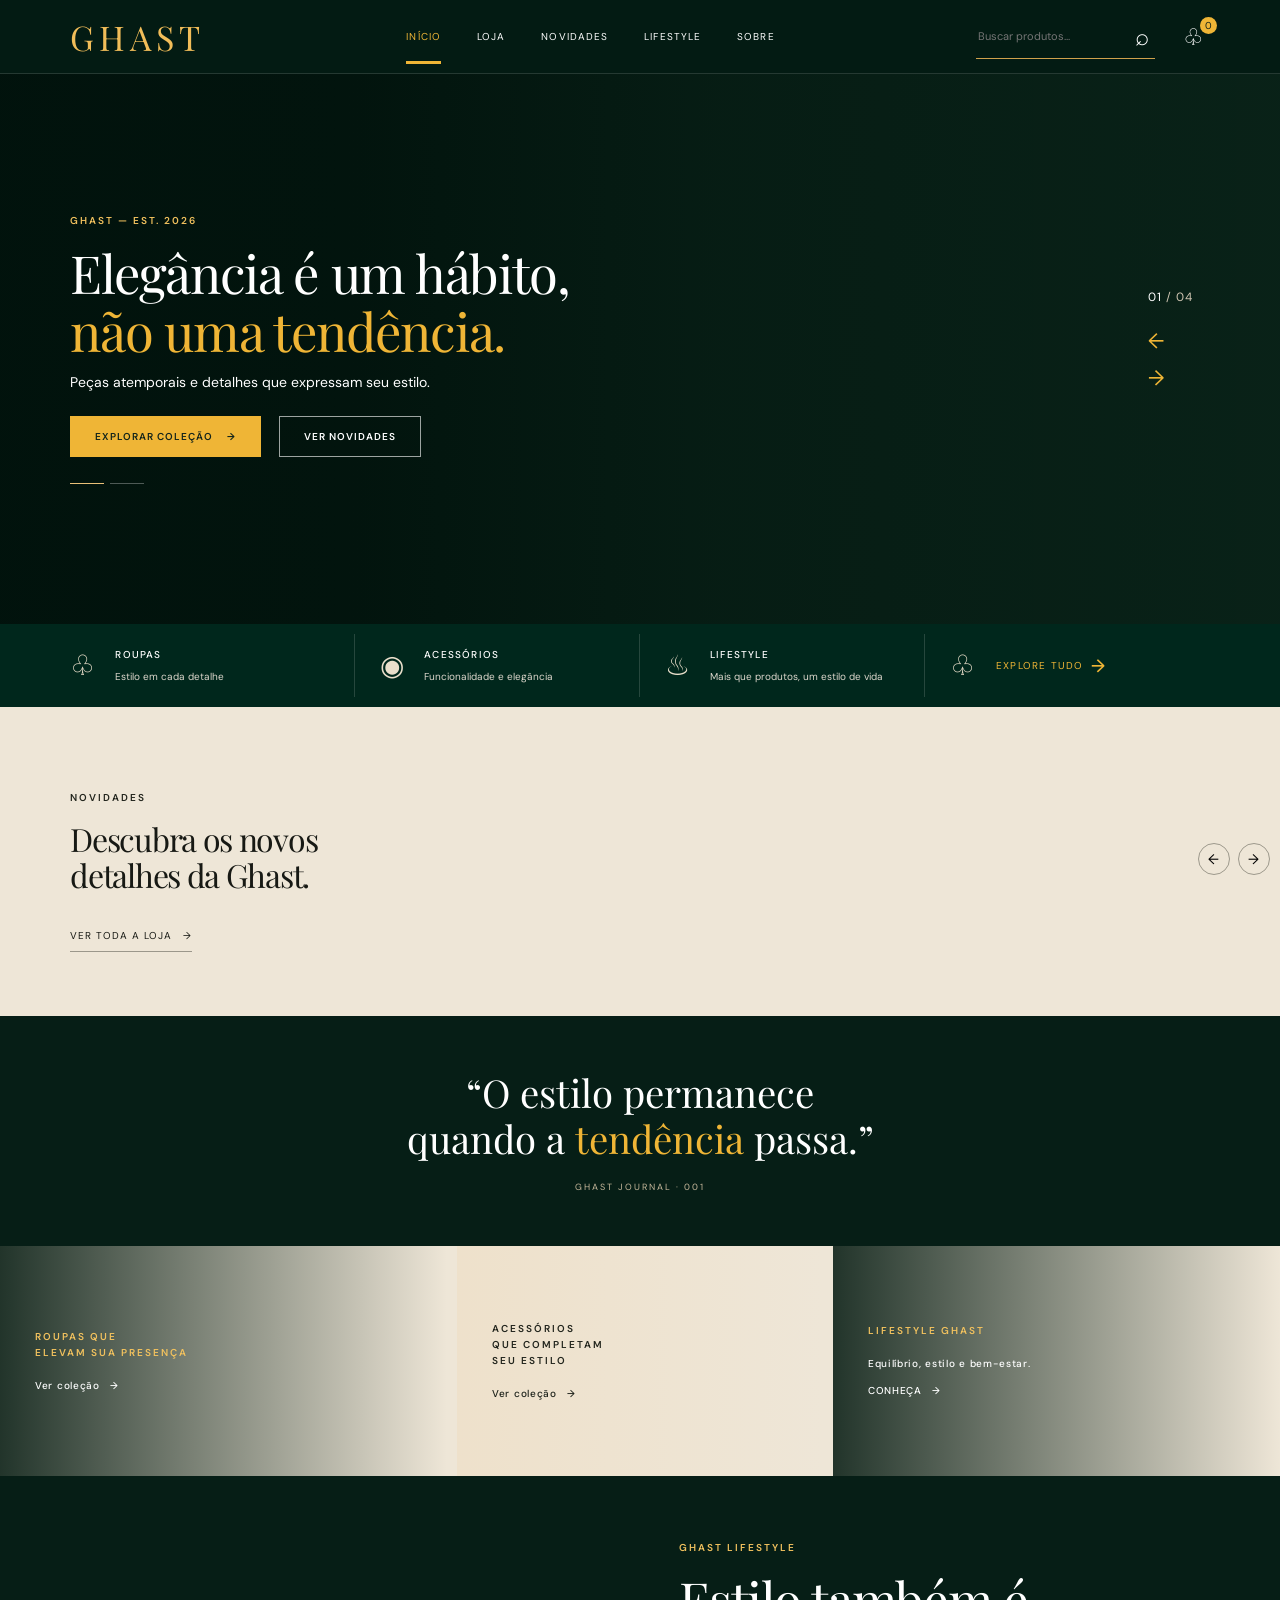
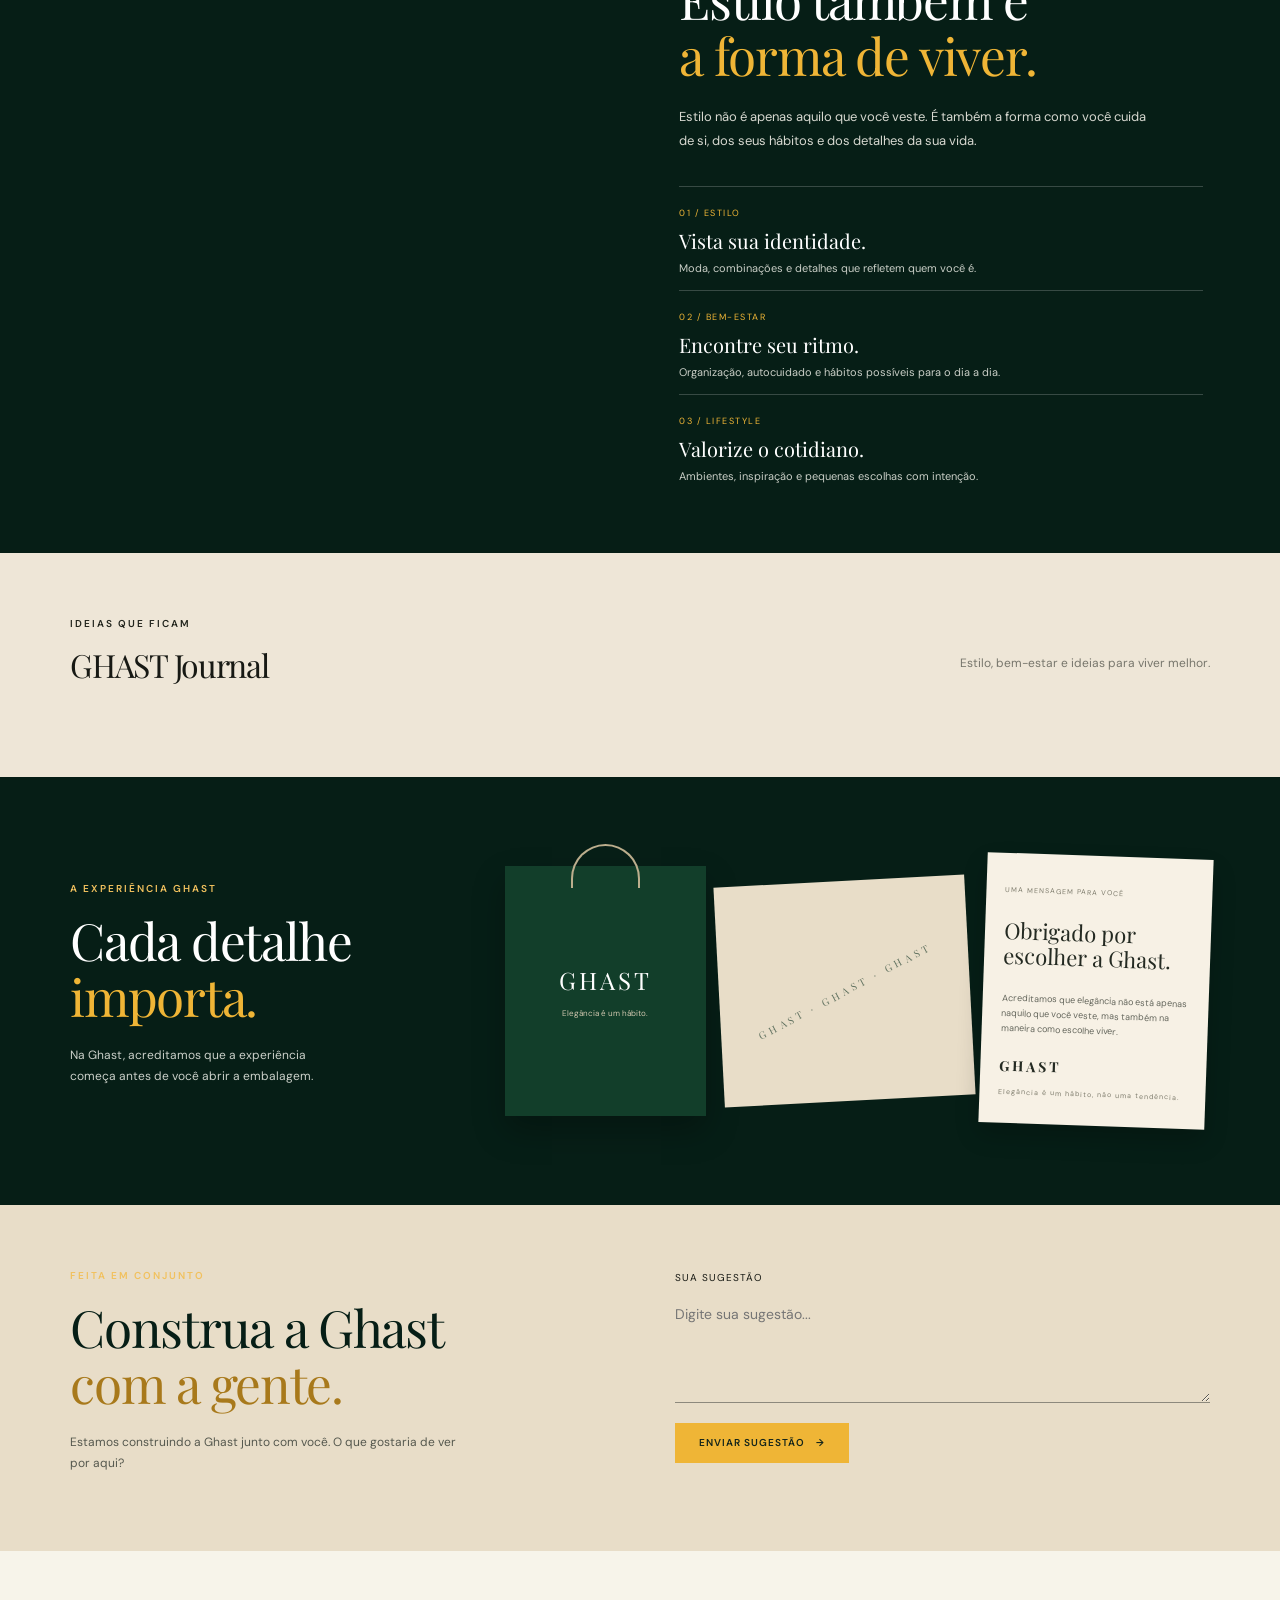
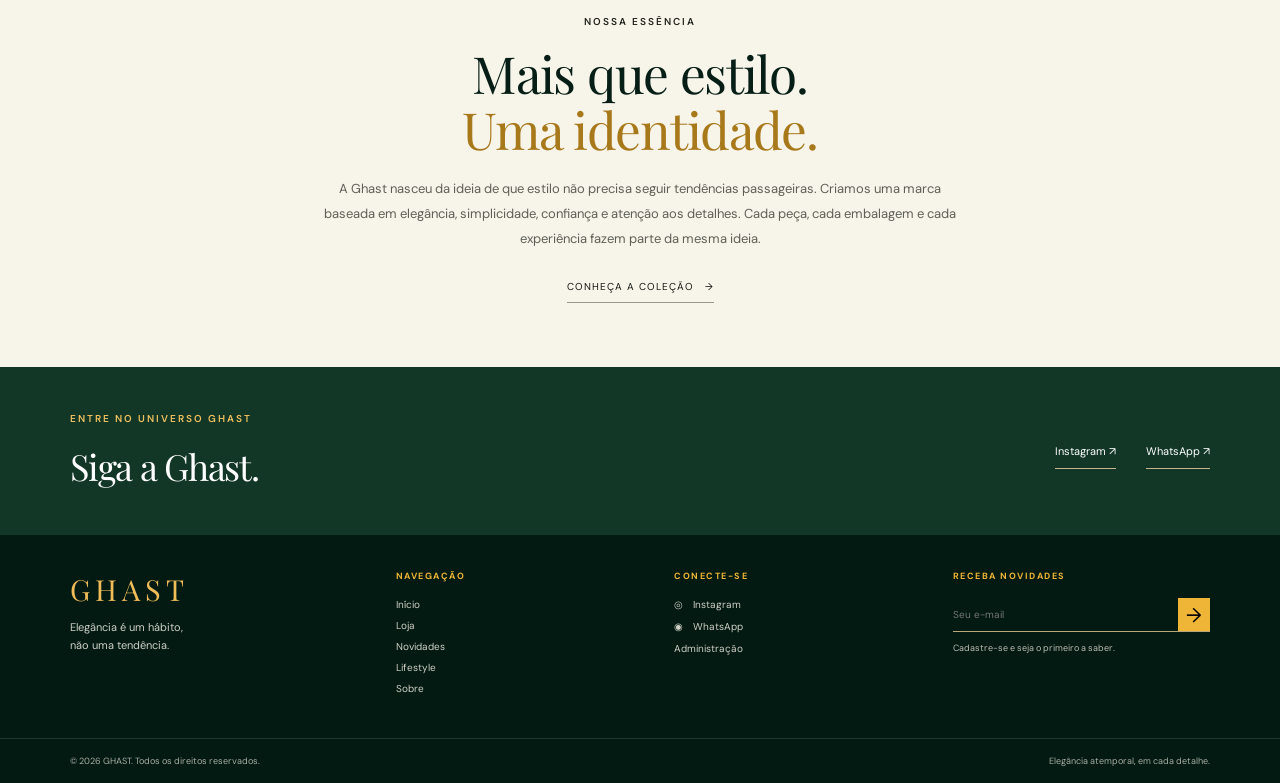
<file: index.html>
<!doctype html>
<html lang="pt-BR">
<head>
<meta charset="utf-8"><meta name="viewport" content="width=device-width,initial-scale=1">
<title>GHAST — Elegância é um hábito, não uma tendência.</title>
<meta name="description" content="GHAST — roupas, acessórios e lifestyle para quem acredita em estilo atemporal, elegância e personalidade.">
<meta property="og:title" content="GHAST — Elegância atemporal"><meta property="og:description" content="Peças atemporais e detalhes que expressam seu estilo."><meta property="og:type" content="website"><meta name="theme-color" content="#062319">
<link rel="icon" href="data:image/svg+xml,%3Csvg xmlns='http://www.w3.org/2000/svg' viewBox='0 0 100 100'%3E%3Crect width='100' height='100' fill='%23062319'/%3E%3Ctext x='50' y='68' font-size='58' text-anchor='middle' fill='%23efb536' font-family='Georgia'%3EG%3C/text%3E%3C/svg%3E">
<link rel="preconnect" href="https://fonts.googleapis.com"><link rel="preconnect" href="https://fonts.gstatic.com" crossorigin><link href="https://fonts.googleapis.com/css2?family=DM+Sans:wght@400;500;600;700&family=Playfair+Display:wght@400;500;600&display=swap" rel="stylesheet">
<link rel="stylesheet" href="css/style.css"><script defer src="js/products.js"></script><script defer src="js/app.js"></script><script defer src="js/whatsapp.js"></script>
</head><body>
<header class="site-header"><a class="logo" href="#inicio" aria-label="GHAST início">GHAST</a><button class="icon-btn menu-toggle" aria-label="Abrir menu" aria-expanded="false">☰</button><nav class="main-nav" id="mainNav"><a class="active" href="#inicio">Início</a><a href="loja.html">Loja</a><a href="#novidades">Novidades</a><a href="#lifestyle">Lifestyle</a><a href="#sobre">Sobre</a></nav><div class="header-actions"><form class="search-form" id="headerSearch"><label class="sr-only" for="searchInput">Buscar produtos</label><input id="searchInput" placeholder="Buscar produtos..." type="search"><button aria-label="Pesquisar">⌕</button></form><button class="icon-btn cart-open" aria-label="Abrir carrinho">♧ <span class="cart-count">0</span></button></div></header>
<main>
<section class="hero" id="inicio"><div class="hero-shade"></div><div class="hero-content"><p class="eyebrow">GHAST — EST. 2026</p><h1>Elegância é um hábito,<br><em>não uma tendência.</em></h1><p class="hero-copy">Peças atemporais e detalhes que expressam seu estilo.</p><div class="button-row"><a class="btn btn-gold" href="loja.html">Explorar coleção <span>→</span></a><a class="btn btn-outline" href="#novidades">Ver novidades</a></div><div class="hero-progress"><i></i><i></i></div></div><div class="hero-index">01 <span>/ 04</span><div>←<br>→</div></div></section>
<section class="category-strip"><a href="loja.html?categoria=Roupas" data-jump-category="Roupas"><span class="line-icon">♧</span><span><b>Roupas</b><small>Estilo em cada detalhe</small></span></a><a href="loja.html?categoria=Acessórios" data-jump-category="Acessórios"><span class="line-icon">◉</span><span><b>Acessórios</b><small>Funcionalidade e elegância</small></span></a><a href="#lifestyle"><span class="line-icon">♨</span><span><b>Lifestyle</b><small>Mais que produtos, um estilo de vida</small></span></a><a class="explore-all" href="loja.html"><span>♧</span> Explore tudo <b>→</b></a></section>
<section class="new-arrivals section-pad" id="novidades"><div class="section-intro"><p class="eyebrow dark">Novidades</p><h2>Descubra os novos<br>detalhes da Ghast.</h2><a class="text-link" href="loja.html">Ver toda a loja　→</a></div><div class="product-grid compact" id="newProducts"></div><div class="carousel-controls"><button aria-label="Produtos anteriores" id="prevProducts">←</button><button aria-label="Próximos produtos" id="nextProducts">→</button></div></section>
<section class="quote-band"><p>“O estilo permanece<br>quando a <em>tendência</em> passa.”</p><span>GHAST JOURNAL · 001</span></section>
<section class="feature-panels"><a class="feature feature-clothes" href="loja.html?categoria=Roupas" data-jump-category="Roupas"><div><p class="eyebrow">Roupas que<br>elevam sua presença</p><span>Ver coleção　→</span></div></a><a class="feature feature-accessories" href="loja.html?categoria=Acessórios" data-jump-category="Acessórios"><div><p class="eyebrow dark">Acessórios<br>que completam<br>seu estilo</p><span>Ver coleção　→</span></div></a><a class="feature feature-life" href="#lifestyle"><div><p class="eyebrow">Lifestyle Ghast</p><span>Equilíbrio, estilo e bem-estar.</span><b>Conheça　→</b></div></a></section>
<section class="lifestyle-section" id="lifestyle"><div class="lifestyle-image"></div><div class="lifestyle-copy"><p class="eyebrow">GHAST Lifestyle</p><h2>Estilo também é<br><em>a forma de viver.</em></h2><p>Estilo não é apenas aquilo que você veste. É também a forma como você cuida de si, dos seus hábitos e dos detalhes da sua vida.</p><div class="lifestyle-cards"><article><span>01 / Estilo</span><h3>Vista sua identidade.</h3><p>Moda, combinações e detalhes que refletem quem você é.</p></article><article><span>02 / Bem-estar</span><h3>Encontre seu ritmo.</h3><p>Organização, autocuidado e hábitos possíveis para o dia a dia.</p></article><article><span>03 / Lifestyle</span><h3>Valorize o cotidiano.</h3><p>Ambientes, inspiração e pequenas escolhas com intenção.</p></article></div></div></section>
<section class="journal section-pad"><div class="journal-title"><div><p class="eyebrow dark">Ideias que ficam</p><h2>GHAST Journal</h2></div><p>Estilo, bem-estar e ideias para viver melhor.</p></div><div class="journal-grid" id="journalGrid"></div></section>
<section class="experience section-pad"><div class="experience-heading"><p class="eyebrow">A experiência Ghast</p><h2>Cada detalhe<br><em>importa.</em></h2><p>Na Ghast, acreditamos que a experiência começa antes de você abrir a embalagem.</p></div><div class="unboxing"><div class="bag"><span>GHAST</span><small>Elegância é um hábito.</small></div><div class="tissue"><span>GHAST · GHAST · GHAST</span></div><div class="thank-card"><small>UMA MENSAGEM PARA VOCÊ</small><h3>Obrigado por<br>escolher a Ghast.</h3><p>Acreditamos que elegância não está apenas naquilo que você veste, mas também na maneira como escolhe viver.</p><strong>GHAST</strong><small>Elegância é um hábito, não uma tendência.</small></div></div></section>
<section class="suggestions section-pad"><div><p class="eyebrow">Feita em conjunto</p><h2>Construa a Ghast<br><em>com a gente.</em></h2><p>Estamos construindo a Ghast junto com você. O que gostaria de ver por aqui?</p></div><form id="suggestionForm"><label for="suggestionText">Sua sugestão</label><textarea id="suggestionText" required maxlength="500" placeholder="Digite sua sugestão..."></textarea><button class="btn btn-gold" type="submit">Enviar sugestão　→</button><p id="suggestionStatus" aria-live="polite"></p></form></section>
<section class="about-section section-pad" id="sobre"><p class="eyebrow dark">Nossa essência</p><h2>Mais que estilo.<br><em>Uma identidade.</em></h2><p class="about-text">A Ghast nasceu da ideia de que estilo não precisa seguir tendências passageiras. Criamos uma marca baseada em elegância, simplicidade, confiança e atenção aos detalhes. Cada peça, cada embalagem e cada experiência fazem parte da mesma ideia.</p><a href="loja.html" class="text-link">Conheça a coleção　→</a></section>
<section class="social-section"><div><p class="eyebrow">Entre no universo Ghast</p><h2>Siga a Ghast.</h2></div><div class="social-links"><a id="instagramLink" href="#" target="_blank" rel="noopener">Instagram ↗</a><a id="whatsappLink" href="#" target="_blank" rel="noopener">WhatsApp ↗</a></div></section>
</main>
<footer class="footer"><div class="footer-main"><div class="footer-brand"><a class="logo" href="#inicio">GHAST</a><p>Elegância é um hábito,<br>não uma tendência.</p></div><div><h3>Navegação</h3><a href="#inicio">Início</a><a href="loja.html">Loja</a><a href="#novidades">Novidades</a><a href="#lifestyle">Lifestyle</a><a href="#sobre">Sobre</a></div><div><h3>Conecte-se</h3><a id="footerInstagram" href="#" target="_blank" rel="noopener">◎　Instagram</a><a id="footerWhatsApp" href="#" target="_blank" rel="noopener">◉　WhatsApp</a><a href="admin/admin.html">Administração</a></div><div class="newsletter"><h3>Receba novidades</h3><form id="newsletterForm"><label class="sr-only" for="newsletterEmail">Seu e-mail</label><input id="newsletterEmail" type="email" placeholder="Seu e-mail" required><button aria-label="Cadastrar e-mail">→</button></form><small id="newsletterStatus">Cadastre-se e seja o primeiro a saber.</small></div></div><div class="footer-bottom"><span>© 2026 GHAST. Todos os direitos reservados.</span><span>Elegância atemporal, em cada detalhe.</span></div></footer>
<div class="overlay" id="overlay"></div><aside class="cart-drawer" id="cartDrawer" aria-label="Seu carrinho" aria-hidden="true"><div class="drawer-head"><div><p class="eyebrow dark">Sua seleção</p><h2>Seu carrinho <span id="drawerCount">(0)</span></h2></div><button class="icon-btn cart-close" aria-label="Fechar carrinho">×</button></div><div id="cartItems" class="cart-items"></div><div class="cart-footer"><div class="subtotal"><span>Total</span><strong id="cartTotal">R$ 0,00</strong></div><p>Frete e detalhes combinados pelo WhatsApp.</p><button class="btn btn-gold" id="checkoutButton">Finalizar pelo WhatsApp　→</button><button class="continue-shopping cart-close">Continuar comprando</button></div></aside>
<div class="modal" id="productModal" role="dialog" aria-modal="true" aria-labelledby="modalTitle" aria-hidden="true"><button class="modal-close icon-btn" aria-label="Fechar detalhes">×</button><div id="modalContent"></div></div><div class="toast" id="toast" role="status" aria-live="polite"></div>
</body></html>
</file>
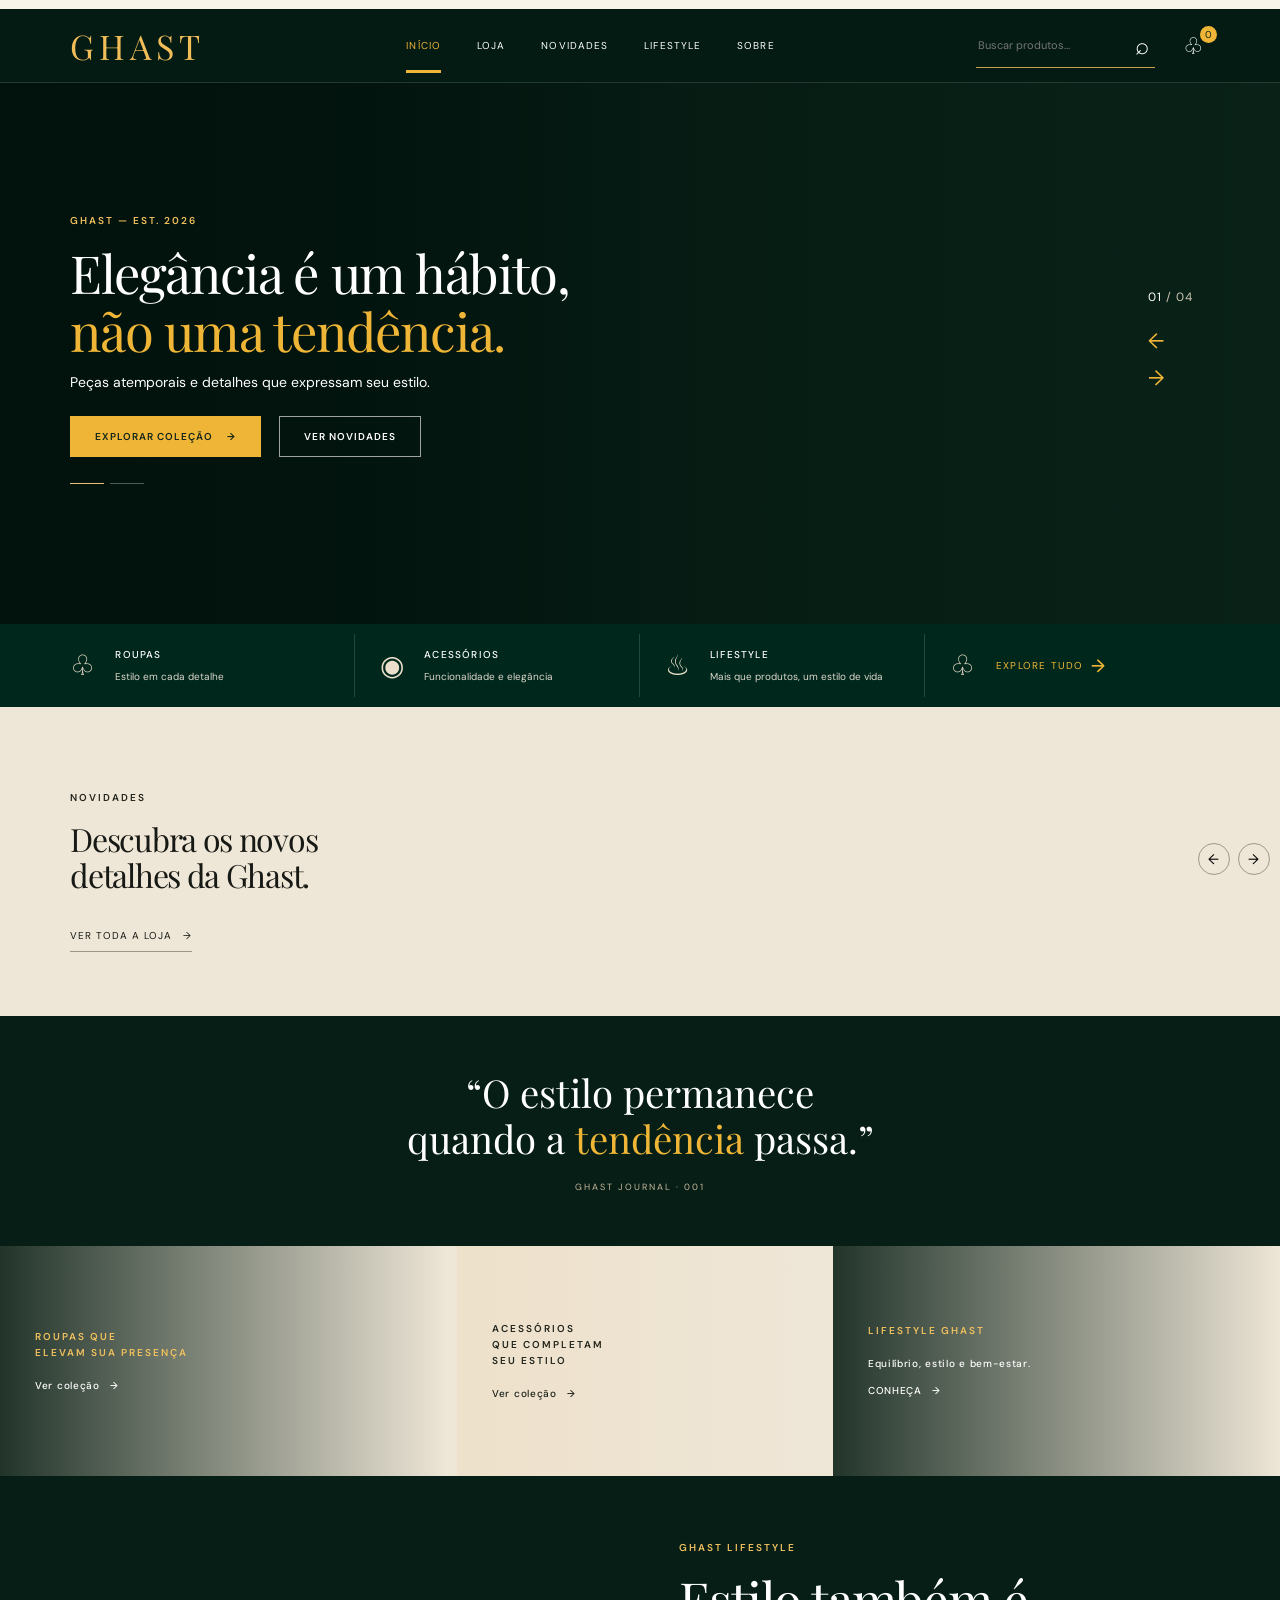
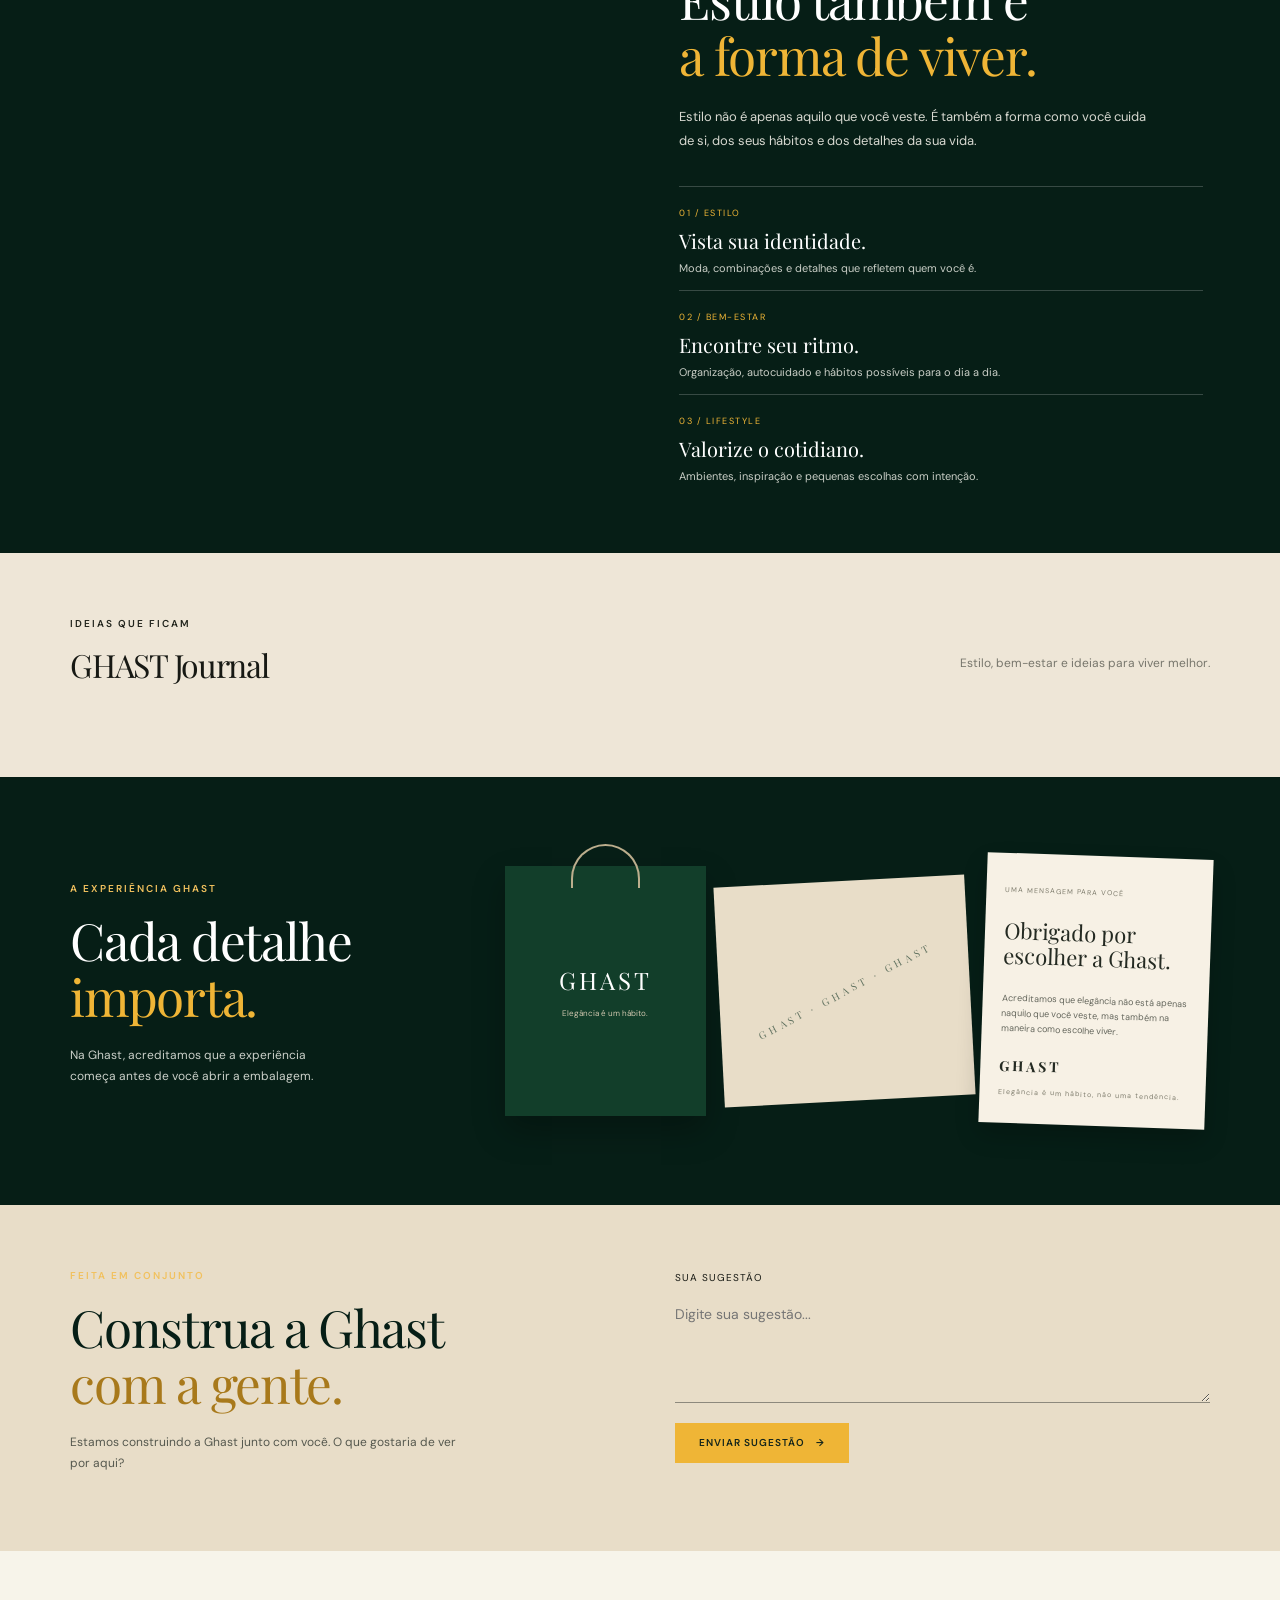
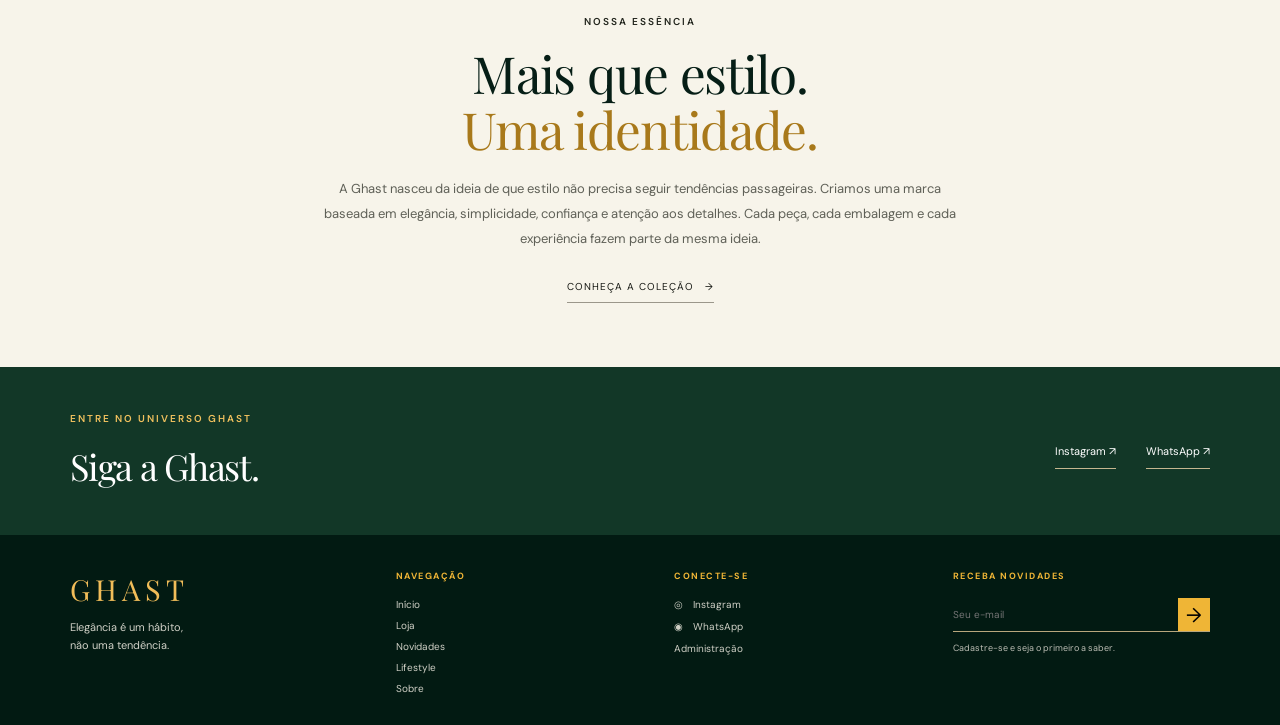
<file: lifestyle.html>
<!doctype html><html lang="pt-BR"><head><meta charset="utf-8"><meta name="viewport" content="width=device-width,initial-scale=1"><meta http-equiv="refresh" content="0;url=index.html#lifestyle"><title>GHAST Lifestyle</title></head><body><p>Abrindo o universo GHAST Lifestyle… <a href="index.html#lifestyle">Clique aqui.</a></p></body></html>
</file>
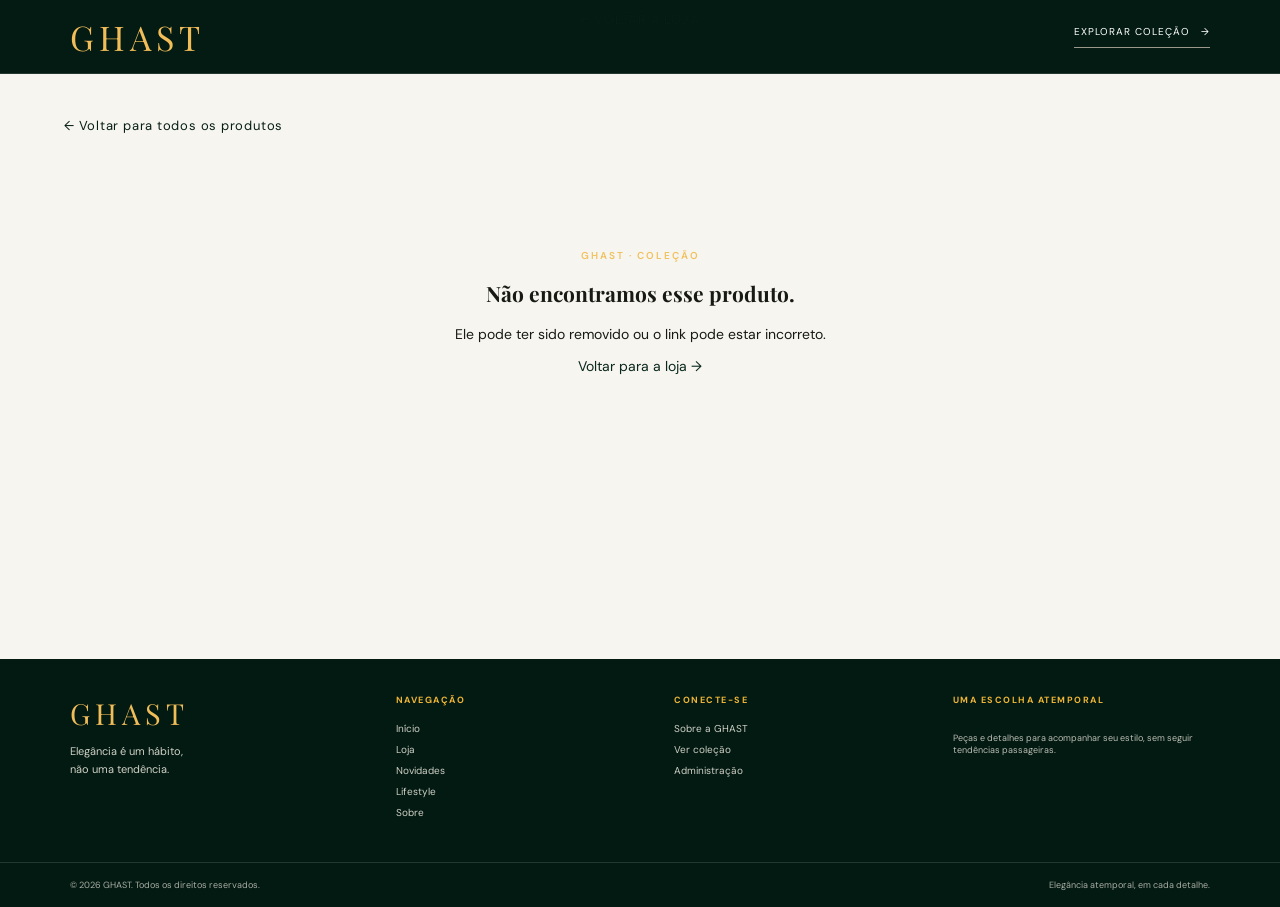
<file: produto.html>
<!doctype html>
<html lang="pt-BR">
<head>
<meta charset="utf-8"><meta name="viewport" content="width=device-width,initial-scale=1">
<title>Produto | GHAST</title><meta name="description" content="Conheça os detalhes das peças GHAST.">
<link rel="preconnect" href="https://fonts.googleapis.com"><link rel="preconnect" href="https://fonts.gstatic.com" crossorigin><link href="https://fonts.googleapis.com/css2?family=DM+Sans:wght@400;500;600;700&family=Playfair+Display:wght@400;500;600&display=swap" rel="stylesheet">
<link rel="stylesheet" href="css/style.css"><script defer src="js/products.js"></script><script defer src="js/whatsapp.js"></script><script defer src="js/product-page.js"></script>
<style>
.product-page-main{background:#f7f5ef;min-height:65vh;padding:42px max(5vw,20px) 80px}.product-back{display:inline-flex;align-items:center;gap:12px;color:var(--deep,#062319);text-decoration:none;font-size:13px;letter-spacing:.06em;margin:0 0 35px}.product-back:hover{color:#a77a20}.product-detail{max-width:1180px;margin:auto;display:grid;grid-template-columns:minmax(0,1.05fr) minmax(300px,.85fr);gap:clamp(30px,6vw,90px);align-items:start}.product-detail-image{background:#eeece5;min-height:500px;display:flex;align-items:center;justify-content:center;overflow:hidden}.product-detail-image img{width:100%;height:100%;max-height:700px;object-fit:cover;display:block}.product-detail-info{padding:28px 0}.product-detail-info .eyebrow{font-size:11px;letter-spacing:.18em;text-transform:uppercase;color:#8b6b2b}.product-detail-info h1{font:clamp(34px,4vw,54px)/1.15 'Playfair Display',Georgia,serif;color:#09271e;margin:14px 0}.product-detail-price{font-size:23px;color:#09271e;margin:20px 0}.product-detail-description{line-height:1.9;color:#62645e;margin:25px 0}.product-detail-stock{font-size:12px;color:#52705e;margin:18px 0}.product-detail-info label{display:block;font-size:12px;margin:18px 0 8px;color:#24382f}.product-detail-info select,.product-detail-info input{padding:13px;border:1px solid #d5d1c6;background:transparent;min-width:100px;font:inherit}.product-detail-actions{display:flex;flex-wrap:wrap;gap:12px;margin-top:26px}.product-detail-actions .btn{cursor:pointer}.product-detail-note{font-size:12px;color:#7b7b72;line-height:1.7;margin-top:25px;border-top:1px solid #dedbd2;padding-top:18px}.product-not-found{max-width:800px;margin:80px auto;text-align:center}.product-not-found h1{font-family:'Playfair Display',Georgia,serif}.product-not-found a{color:#09271e}@media(max-width:760px){.product-page-main{padding-top:25px}.product-detail{grid-template-columns:1fr;gap:15px}.product-detail-image{min-height:300px;max-height:520px}.product-detail-info{padding-top:10px}.product-detail-info h1{font-size:38px}}
</style>
</head>
<body>
<header class="site-header"><a class="logo" href="index.html" aria-label="GHAST voltar ao início">GHAST</a><a class="product-back" href="loja.html">← VOLTAR À LOJA</a><div class="header-actions"><a class="text-link" href="loja.html">Explorar coleção　→</a></div></header>
<main class="product-page-main"><a class="product-back" href="loja.html">← Voltar para todos os produtos</a><div id="productDetail"><p>Carregando produto...</p></div></main>
<footer class="footer"><div class="footer-main"><div class="footer-brand"><a class="logo" href="index.html">GHAST</a><p>Elegância é um hábito,<br>não uma tendência.</p></div><div><h3>Navegação</h3><a href="index.html#inicio">Início</a><a href="loja.html">Loja</a><a href="index.html#novidades">Novidades</a><a href="index.html#lifestyle">Lifestyle</a><a href="index.html#sobre">Sobre</a></div><div><h3>Conecte-se</h3><a href="index.html#sobre">Sobre a GHAST</a><a href="loja.html">Ver coleção</a><a href="admin/admin.html">Administração</a></div><div class="newsletter"><h3>Uma escolha atemporal</h3><small>Peças e detalhes para acompanhar seu estilo, sem seguir tendências passageiras.</small></div></div><div class="footer-bottom"><span>© 2026 GHAST. Todos os direitos reservados.</span><span>Elegância atemporal, em cada detalhe.</span></div></footer>
</body></html>
</file>
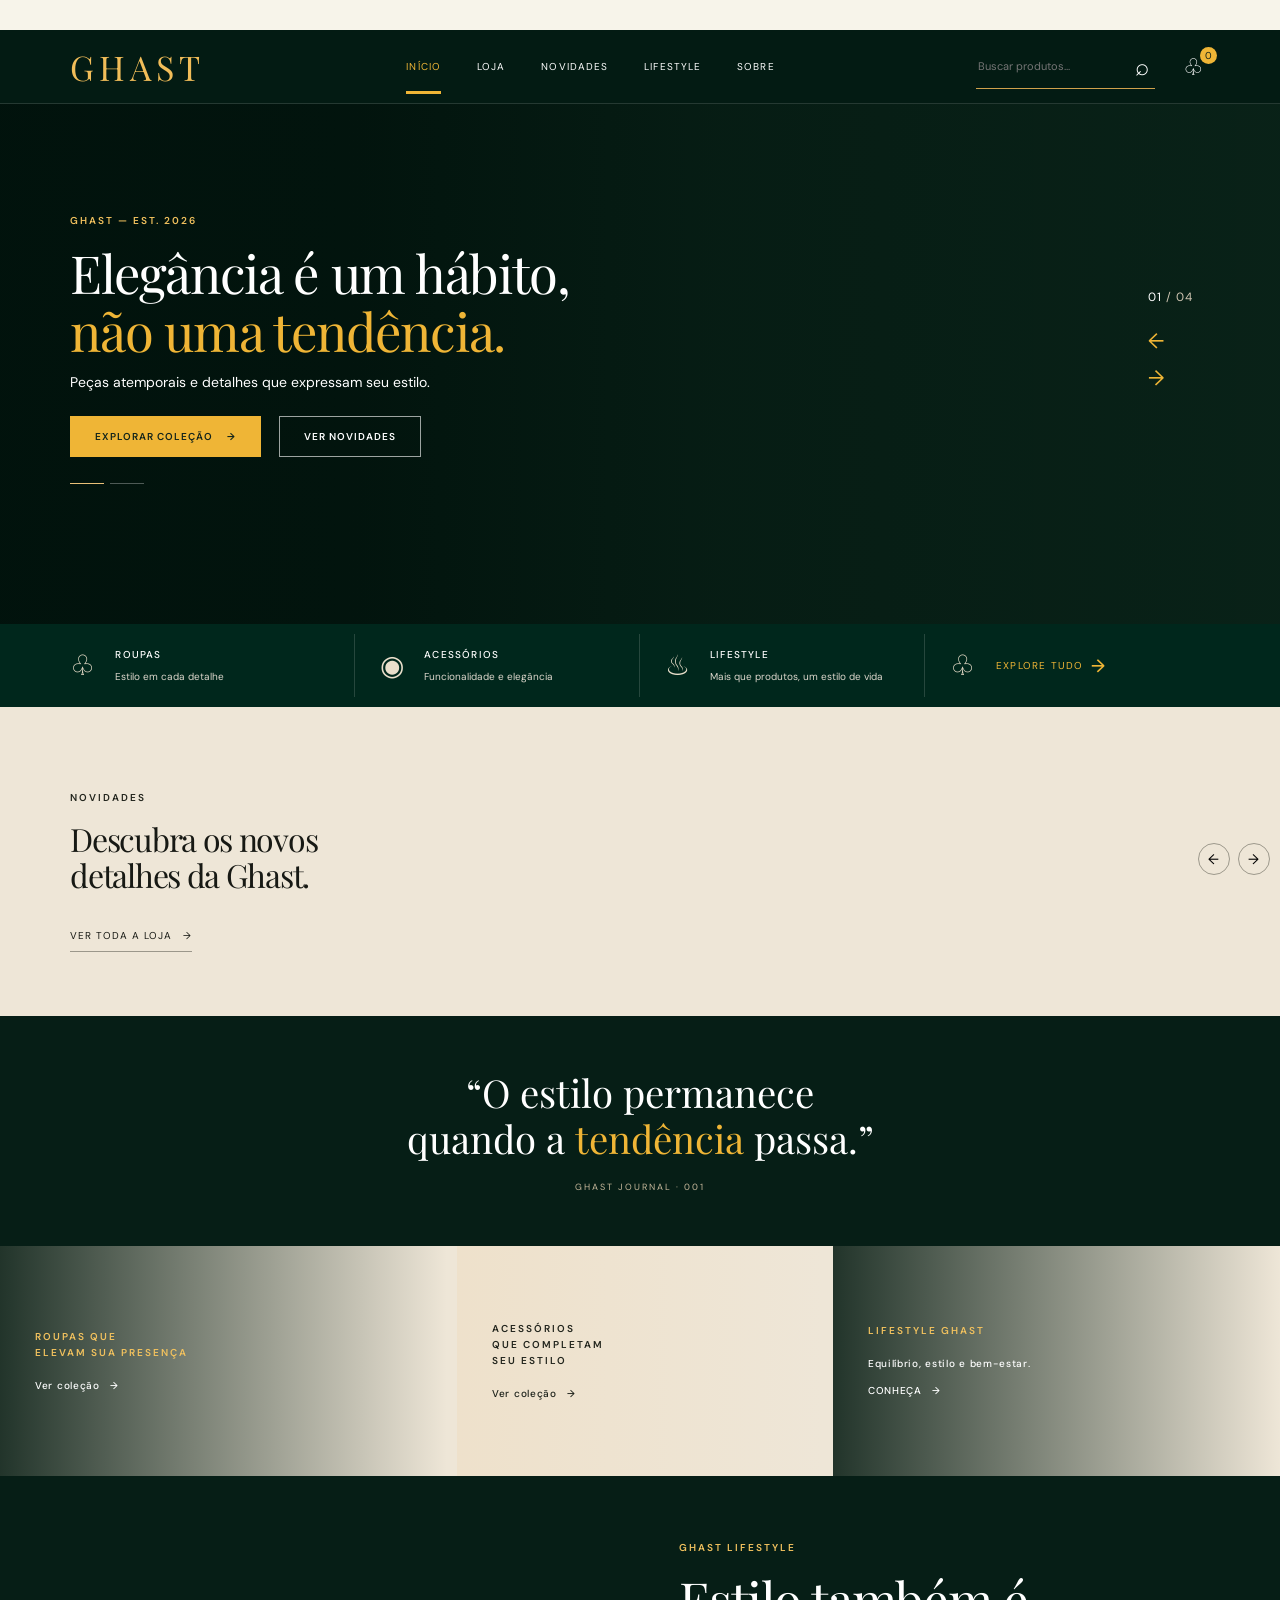
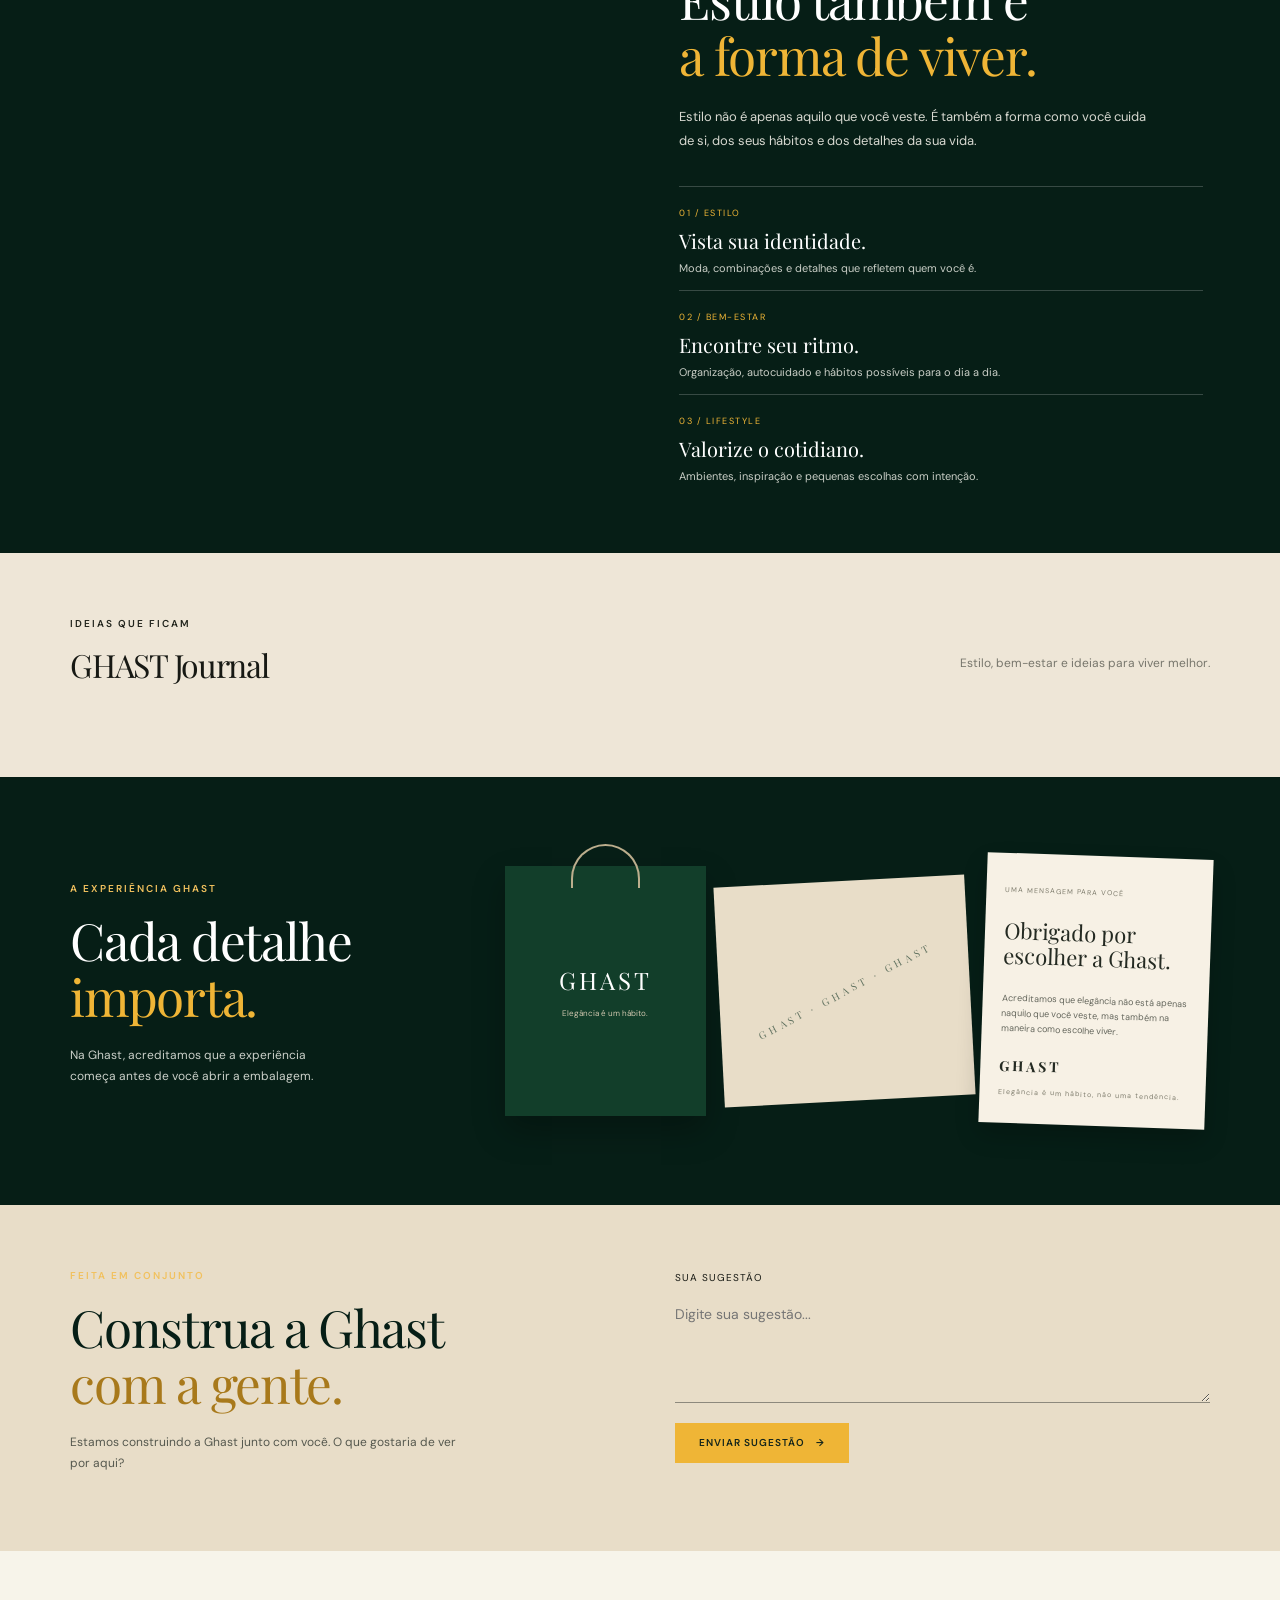
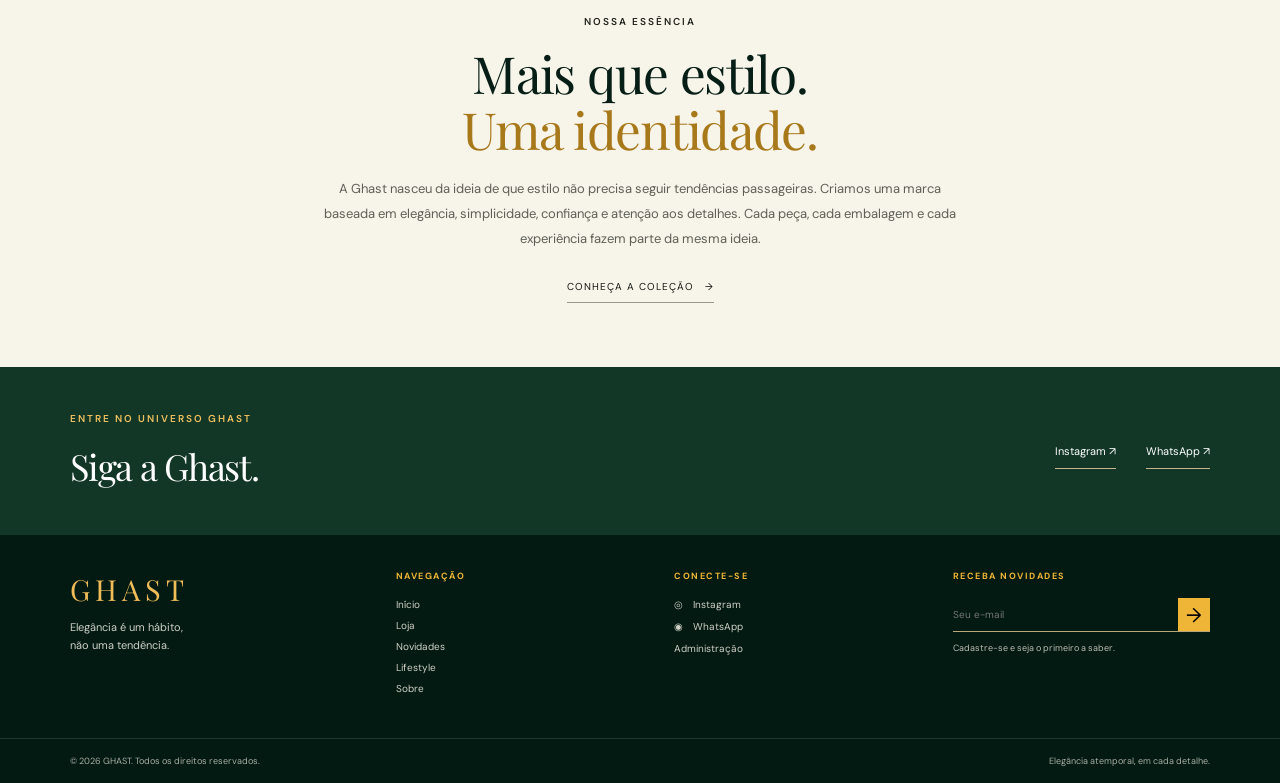
<file: sobre.html>
<!doctype html><html lang="pt-BR"><head><meta charset="utf-8"><meta name="viewport" content="width=device-width,initial-scale=1"><meta http-equiv="refresh" content="0;url=index.html#sobre"><title>Sobre a GHAST</title></head><body><p>Abrindo sobre a GHAST… <a href="index.html#sobre">Clique aqui.</a></p></body></html>
</file>
<file: css/style.css>
:root{--green:#183a27;--deep:#061e16;--deep2:#0f2619;--beige:#e8ddc8;--ivory:#f7f4ea;--gold:#efb536;--ink:#171914;--muted:#77766c;--serif:'Playfair Display',Georgia,serif;--sans:'DM Sans',Arial,sans-serif}*{box-sizing:border-box}html{scroll-behavior:smooth;scroll-padding-top:82px}body{margin:0;background:var(--ivory);color:var(--ink);font-family:var(--sans);font-size:14px}button,input,select,textarea{font:inherit}button,a{ -webkit-tap-highlight-color:transparent}a{color:inherit;text-decoration:none}button{cursor:pointer}button:focus-visible,a:focus-visible,input:focus-visible,select:focus-visible,textarea:focus-visible{outline:2px solid var(--gold);outline-offset:3px}.sr-only{position:absolute;width:1px;height:1px;padding:0;margin:-1px;overflow:hidden;clip:rect(0,0,0,0);white-space:nowrap;border:0}.site-header{height:74px;position:sticky;top:0;z-index:20;background:#031b13;color:white;display:flex;align-items:center;justify-content:space-between;padding:0 max(calc((100vw - 1240px)/2),5.5%);border-bottom:1px solid #ffffff22}.logo{font-family:var(--serif);font-size:34px;letter-spacing:5px;color:#f1bd59;white-space:nowrap}.main-nav{display:flex;gap:36px;align-items:center;height:100%}.main-nav a{font-size:10px;letter-spacing:1.1px;text-transform:uppercase;height:100%;display:flex;align-items:center;position:relative}.main-nav a.active,.main-nav a:hover{color:var(--gold)}.main-nav a.active:after{content:'';position:absolute;bottom:9px;left:0;right:0;height:3px;background:var(--gold)}.header-actions{display:flex;align-items:center;gap:22px}.search-form{display:flex;border-bottom:1px solid #cfa14c;padding:5px 0;gap:8px}.search-form input{background:transparent;color:white;border:0;width:145px;font-size:11px;outline:0}.search-form button,.icon-btn{background:none;color:inherit;border:0;font-size:24px}.cart-open{position:relative;font-size:23px}.cart-count{position:absolute;top:-4px;right:-7px;background:var(--gold);color:#14251b;font-size:10px;border-radius:50%;width:17px;height:17px;display:grid;place-items:center}.menu-toggle{display:none}.hero{min-height:470px;height:min(44vw,550px);max-height:560px;position:relative;color:white;background:#092218 url('https://images.unsplash.com/photo-1515886657613-9f3515b0c78f?auto=format&fit=crop&w=2000&q=85') center 37%/cover no-repeat;display:flex;align-items:center}.hero-shade{position:absolute;inset:0;background:linear-gradient(90deg,rgba(1,18,12,.96) 0%,rgba(1,18,12,.87) 28%,rgba(1,18,12,.34) 56%,rgba(1,18,12,.03) 100%)}.hero-content{position:relative;margin-left:max(calc((100vw - 1240px)/2),5.5%);padding:45px 0;max-width:650px}.eyebrow{font-size:10px;letter-spacing:2px;text-transform:uppercase;font-weight:600;color:#f1c15e;margin:0 0 17px}.eyebrow.dark{color:#22251d}.hero h1,.section-intro h2,.shop-heading h2,.lifestyle-copy h2,.journal h2,.experience h2,.suggestions h2,.about-section h2,.social-section h2{font-family:var(--serif);font-weight:400;letter-spacing:-1.3px}.hero h1{font-size:clamp(38px,4.1vw,60px);line-height:1.1;margin:0 0 14px}.hero h1 em,.lifestyle-copy h2 em,.experience h2 em,.suggestions h2 em,.about-section h2 em{font-style:normal;color:var(--gold)}.hero-copy{font-size:14px;margin:0 0 25px}.button-row{display:flex;gap:18px;flex-wrap:wrap}.btn{border:1px solid transparent;padding:13px 24px;text-transform:uppercase;font-size:10px;letter-spacing:1px;font-weight:600;display:inline-flex;align-items:center;justify-content:center;gap:14px;transition:transform .2s,background .2s}.btn:hover{transform:translateY(-2px)}.btn-gold{background:var(--gold);color:#14251b}.btn-gold:hover{background:#ffd06b}.btn-outline{border-color:#ffffff9c;color:white}.btn-outline:hover{background:#ffffff12}.hero-index{position:absolute;right:6.8%;top:39%;font-size:12px;letter-spacing:1px}.hero-index span{color:#d1c6b3}.hero-index div{margin-top:18px;color:var(--gold);font-size:21px;line-height:1.8}.hero-progress{display:flex;gap:6px;margin-top:26px}.hero-progress i{height:1px;width:34px;background:#ffffff4d}.hero-progress i:first-child{background:#e9c078}.category-strip{background:#00271c;color:#fff;min-height:83px;display:grid;grid-template-columns:repeat(4,1fr);padding:0 max(calc((100vw - 1240px)/2),5.5%);align-items:center}.category-strip>a{display:flex;align-items:center;gap:20px;padding:13px 25px;border-right:1px solid #ffffff26;min-height:40px}.category-strip>a:first-child{padding-left:0}.category-strip>a:last-child{border:0}.category-strip b{display:block;text-transform:uppercase;font-size:10px;letter-spacing:1.2px;font-weight:500;margin-bottom:5px}.category-strip small{font-size:10px;color:#ddd8cd}.line-icon,.explore-all>span{font-size:28px;color:#e9dfcb}.explore-all{font-size:10px;text-transform:uppercase;letter-spacing:1.2px;color:var(--gold)}.explore-all b{display:inline!important;font-size:18px!important;margin:0 0 0 -12px!important}.section-pad{padding:64px max(calc((100vw - 1240px)/2),5.5%)}.new-arrivals{display:grid;grid-template-columns:270px 1fr;gap:38px;position:relative;background:#eee6d7}.section-intro{padding-top:20px}.section-intro h2,.shop-heading h2,.journal h2{font-size:32px;line-height:1.12;margin:0 0 32px}.text-link{font-size:10px;text-transform:uppercase;letter-spacing:1px;border-bottom:1px solid #9b978b;padding-bottom:8px;display:inline-block}.product-grid{display:grid;grid-template-columns:repeat(4,minmax(0,1fr));gap:22px}.product-card{min-width:0;position:relative}.product-image{position:relative;background:#ded3c0;overflow:hidden;aspect-ratio: .94/1;cursor:pointer}.product-image img{width:100%;height:100%;object-fit:cover;display:block;transition:transform .5s}.product-card:hover .product-image img{transform:scale(1.045)}.badge{position:absolute;top:10px;left:10px;background:var(--gold);padding:5px 8px;font-size:9px;letter-spacing:1px;text-transform:uppercase;z-index:1}.quick-view{position:absolute;bottom:10px;left:10px;right:10px;padding:10px;border:0;background:#f7f4eaf0;text-transform:uppercase;font-size:9px;letter-spacing:1px;opacity:0;transform:translateY(5px);transition:.2s}.product-card:hover .quick-view,.quick-view:focus{opacity:1;transform:none}.product-info{padding:10px 0}.product-category{color:#817d72;font-size:10px;margin-bottom:5px}.product-name{font-size:12px;font-weight:500;margin:0 0 6px}.product-price{font-size:12px;font-weight:600}.product-bottom{display:flex;justify-content:space-between;align-items:center}.add-small{border:0;background:transparent;font-size:21px;padding:3px 5px}.carousel-controls{position:absolute;right:5.5%;top:44%;display:flex;gap:8px;transform:translateX(60px)}.carousel-controls button{border:1px solid #9d998c;border-radius:50%;width:32px;height:32px;background:transparent}.quote-band{background:var(--deep);color:white;min-height:230px;display:flex;align-items:center;justify-content:center;flex-direction:column;text-align:center}.quote-band p{font-family:var(--serif);font-size:clamp(27px,3vw,40px);line-height:1.2;margin:0 0 20px}.quote-band em{color:var(--gold);font-style:normal}.quote-band span{font-size:9px;letter-spacing:2px;color:#c8b99c}.feature-panels{display:grid;grid-template-columns:1.1fr .9fr 1.1fr;gap:10px;background:#eee6d7}.feature{min-height:230px;background-size:cover;background-position:center;position:relative;display:flex;align-items:center;padding:35px;color:white;overflow:hidden}.feature:before{content:'';position:absolute;inset:0;background:linear-gradient(90deg,#00170edb,transparent)}.feature>div{position:relative}.feature-clothes{background-image:url('https://images.unsplash.com/photo-1617137968427-85924c800a22?auto=format&fit=crop&w=1000&q=80')}.feature-accessories{background-image:url('https://images.unsplash.com/photo-1611652022419-a9419f74343d?auto=format&fit=crop&w=1000&q=80');color:#1b2019}.feature-accessories:before{background:linear-gradient(90deg,#eee0c9d9,transparent)}.feature-life{background-image:url('https://images.unsplash.com/photo-1500530855697-b586d89ba3ee?auto=format&fit=crop&w=1000&q=80')}.feature .eyebrow{line-height:1.6;margin-bottom:18px}.feature span,.feature b{display:block;font-size:10px;letter-spacing:.7px;font-weight:500}.feature b{margin-top:14px;text-transform:uppercase}.shop-section{background:var(--ivory)}.shop-heading,.journal-title{display:flex;justify-content:space-between;align-items:end;margin-bottom:26px}.shop-heading h2{margin:0}.shop-heading>p,.journal-title>p{color:var(--muted);font-size:12px}.shop-tools{display:flex;justify-content:space-between;align-items:center;gap:20px;padding:17px 0;border-top:1px solid #dcd5c8;border-bottom:1px solid #dcd5c8;margin-bottom:20px}.filter-tabs,.filter-selects{display:flex;align-items:center;gap:8px;flex-wrap:wrap}.filter{border:1px solid transparent;background:transparent;padding:9px 13px;font-size:11px}.filter.active,.filter:hover{border-color:var(--green);color:var(--green)}.filter-selects{gap:17px}.filter-selects label{font-size:10px;color:#666;display:flex;align-items:center;gap:6px}.filter-selects select{border:0;background:transparent;color:var(--ink);font-size:10px;max-width:130px}.results-count{font-size:11px;color:#777}.shop-section .product-grid{row-gap:32px}.lifestyle-section{display:grid;grid-template-columns:1fr 1.05fr;background:var(--deep);color:white}.lifestyle-image{min-height:620px;background:url('https://images.unsplash.com/photo-1517841905240-472988babdf9?auto=format&fit=crop&w=1100&q=85') center/cover}.lifestyle-copy{padding:65px clamp(30px,6vw,90px) 55px 55px}.lifestyle-copy h2{font-size:clamp(36px,4vw,52px);line-height:1.1;margin:0 0 22px}.lifestyle-copy>p:not(.eyebrow){line-height:1.8;color:#d7d8d0;max-width:480px;font-size:13px}.lifestyle-cards{margin-top:34px}.lifestyle-cards article{padding:15px 0;border-top:1px solid #ffffff32}.lifestyle-cards span{font-size:9px;letter-spacing:1.5px;text-transform:uppercase;color:var(--gold)}.lifestyle-cards h3{font-family:var(--serif);font-weight:400;font-size:20px;margin:7px 0}.lifestyle-cards p{color:#c9cec6;font-size:11px;margin:0}.journal{background:#eee6d7}.journal-title{margin-bottom:30px}.journal-title h2{margin:0}.journal-grid{display:grid;grid-template-columns:repeat(4,1fr);gap:20px}.journal-card img{width:100%;aspect-ratio:1.1/1;object-fit:cover;display:block}.journal-card span{display:block;color:#80796b;font-size:9px;text-transform:uppercase;letter-spacing:1px;margin:13px 0 8px}.journal-card h3{font-family:var(--serif);font-size:20px;line-height:1.2;font-weight:400;margin:0 0 10px}.journal-card p{font-size:11px;line-height:1.7;color:#68665d}.journal-card button{background:none;border:0;border-bottom:1px solid #9a927f;padding:7px 0;font-size:9px;text-transform:uppercase;letter-spacing:1px}.experience{background:var(--deep);color:white;display:grid;grid-template-columns:.7fr 1.3fr;gap:55px;align-items:center}.experience h2,.suggestions h2,.about-section h2{font-size:clamp(36px,4vw,52px);line-height:1.1;margin:0 0 20px}.experience-heading>p:last-child{font-size:12px;color:#cbd0c9;line-height:1.8;max-width:280px}.unboxing{min-height:300px;display:grid;grid-template-columns:.8fr 1fr .9fr;gap:13px;align-items:center}.bag{height:250px;background:#123e2a;box-shadow:0 15px 30px #0004;display:flex;flex-direction:column;align-items:center;justify-content:center;position:relative;color:white}.bag:before{content:'';position:absolute;top:-22px;width:65px;height:42px;border:2px solid #bcae8d;border-bottom:0;border-radius:35px 35px 0 0}.bag span{font-family:var(--serif);font-size:24px;letter-spacing:3px}.bag small{font-size:8px;margin-top:12px;color:#d2c8b0}.tissue{height:220px;background:#e8ddc8;display:grid;place-items:center;transform:rotate(-3deg);color:#617260;overflow:hidden}.tissue span{font-family:var(--serif);letter-spacing:4px;font-size:10px;line-height:3;transform:rotate(-25deg)}.thank-card{background:#f7f1e5;color:#242a22;padding:25px 19px;box-shadow:0 12px 25px #0003;transform:rotate(2deg)}.thank-card>small{font-size:7px;letter-spacing:1px;color:#7e7c6d}.thank-card h3{font-family:var(--serif);font-weight:400;font-size:22px;line-height:1.15}.thank-card p{font-size:9px;line-height:1.7;color:#65675d}.thank-card strong{display:block;font-family:var(--serif);letter-spacing:3px;margin:20px 0 5px}.suggestions{display:grid;grid-template-columns:1fr 1fr;gap:70px;background:#e8ddc8;align-items:center}.suggestions h2{color:var(--deep)}.suggestions h2 em{color:#a8791b}.suggestions>div>p:last-child{max-width:390px;line-height:1.8;font-size:12px;color:#55584e}.suggestions form{display:flex;flex-direction:column;align-items:flex-start}.suggestions label{font-size:10px;text-transform:uppercase;letter-spacing:1px;margin-bottom:9px}.suggestions textarea{width:100%;min-height:110px;resize:vertical;border:0;border-bottom:1px solid #8d897d;background:transparent;padding:12px 0;outline-offset:0;margin-bottom:20px}.suggestions form .btn{border:0}.suggestions #suggestionStatus{font-size:11px}.about-section{text-align:center;max-width:1000px;margin:auto}.about-section h2{color:var(--deep)}.about-section h2 em{color:#a8791b}.about-text{max-width:650px;margin:0 auto 25px;line-height:1.9;color:#5f6057;font-size:13px}.social-section{background:#123727;color:white;padding:45px max(calc((100vw - 1240px)/2),5.5%);display:flex;align-items:center;justify-content:space-between}.social-section h2{font-size:36px;margin:0}.social-links{display:flex;gap:30px}.social-links a{font-size:11px;border-bottom:1px solid #c5b68f;padding:10px 0}.footer{background:#021a12;color:#eee8d9}.footer-main{padding:35px max(calc((100vw - 1240px)/2),5.5%);display:grid;grid-template-columns:1.2fr 1fr 1fr 1.1fr;gap:45px}.footer-brand .logo{font-size:29px}.footer-brand p{font-size:11px;line-height:1.6;color:#d1d1c7}.footer-main h3{font-size:9px;letter-spacing:1.5px;text-transform:uppercase;color:var(--gold);margin:0 0 16px}.footer-main>div:not(.footer-brand){display:flex;flex-direction:column;align-items:flex-start}.footer-main>div>a:not(.logo){font-size:10px;color:#d0d0c6;margin:0 0 8px}.newsletter form{width:100%;display:flex;border-bottom:1px solid #b8a77d}.newsletter input{width:100%;background:transparent;border:0;color:white;padding:10px 0;font-size:10px;min-width:0}.newsletter button{background:var(--gold);border:0;width:34px;font-size:20px}.newsletter small{font-size:9px;color:#bcbdb4;margin-top:10px}.footer-bottom{border-top:1px solid #ffffff20;padding:16px max(calc((100vw - 1240px)/2),5.5%);display:flex;justify-content:space-between;font-size:9px;color:#a9ada4}.overlay{position:fixed;inset:0;background:#0008;z-index:29;opacity:0;visibility:hidden;transition:.25s}.overlay.open{opacity:1;visibility:visible}.cart-drawer{position:fixed;z-index:30;top:0;right:0;height:100dvh;width:min(430px,100%);background:var(--ivory);transform:translateX(100%);transition:transform .3s;display:flex;flex-direction:column;padding:25px}.cart-drawer.open{transform:translateX(0)}.drawer-head{display:flex;align-items:center;justify-content:space-between;border-bottom:1px solid #d7d0c2;padding-bottom:20px}.drawer-head .eyebrow{margin-bottom:6px}.drawer-head h2{font:26px var(--serif);margin:0}.cart-close{color:var(--ink)}.cart-items{overflow:auto;flex:1;padding:15px 0}.cart-item{display:grid;grid-template-columns:78px 1fr auto;gap:13px;padding:13px 0;border-bottom:1px solid #ded7ca}.cart-item img{width:78px;height:88px;object-fit:cover}.cart-item h3{font-size:12px;margin:5px 0}.cart-item p{font-size:11px;margin:0 0 10px}.quantity-control{display:flex;align-items:center;gap:12px}.quantity-control button{width:24px;height:24px;border:1px solid #c9c1b2;background:transparent}.remove-item{border:0;background:transparent;font-size:17px;align-self:start}.cart-footer{border-top:1px solid #d7d0c2;padding-top:18px}.subtotal{display:flex;justify-content:space-between;font-size:14px}.cart-footer>p{font-size:10px;color:#777}.cart-footer .btn{width:100%;margin:10px 0}.continue-shopping{display:block;margin:5px auto;border:0;background:none;font-size:10px;text-decoration:underline}.empty-cart{text-align:center;color:#777;padding:45px 0;font-size:12px}.modal{position:fixed;z-index:40;top:50%;left:50%;transform:translate(-50%,-46%);opacity:0;visibility:hidden;transition:.2s;background:var(--ivory);width:min(850px,calc(100% - 30px));max-height:90dvh;overflow:auto;padding:28px}.modal.open{opacity:1;visibility:visible;transform:translate(-50%,-50%)}.modal-close{position:absolute;right:15px;top:12px;color:#222;z-index:2}.modal-product{display:grid;grid-template-columns:1fr 1fr;gap:35px;padding:15px}.modal-product>img{width:100%;max-height:520px;object-fit:cover}.modal-product h2{font:32px var(--serif);margin:8px 0}.modal-product .price{font-size:18px;font-weight:600}.modal-product .description{font-size:12px;line-height:1.8;color:#626259}.modal-product label{display:block;font-size:10px;text-transform:uppercase;letter-spacing:1px;margin:17px 0 8px}.modal-product select,.modal-product input{padding:10px;border:1px solid #c9c0b0;background:transparent;min-width:80px}.modal-actions{display:flex;flex-wrap:wrap;gap:10px;margin-top:20px}.modal-actions .btn{padding:12px}.toast{position:fixed;bottom:25px;left:50%;transform:translate(-50%,20px);background:var(--deep);color:white;padding:13px 20px;font-size:11px;z-index:60;opacity:0;visibility:hidden;transition:.2s;box-shadow:0 5px 20px #0002}.toast.show{opacity:1;visibility:visible;transform:translate(-50%,0)}.no-results{grid-column:1/-1;padding:40px;text-align:center;color:#777}
@media(max-width:1050px){.site-header{padding:0 4%}.main-nav{gap:20px}.search-form input{width:100px}.new-arrivals{grid-template-columns:220px 1fr;gap:20px}.carousel-controls{transform:none;right:4%;top:20px}.category-strip{padding:0 4%}.category-strip>a{padding:12px}.product-grid{gap:15px}.section-pad{padding:55px 5%}.lifestyle-copy{padding:50px 35px}.footer-main{padding:32px 5%;gap:25px}.hero-content{margin-left:5%}.hero-index{right:4%}}
@media(max-width:760px){html{scroll-padding-top:68px}.site-header{height:68px;padding:0 5%;gap:15px}.logo{font-size:28px;letter-spacing:3px}.menu-toggle{display:block;order:3;font-size:22px}.header-actions{margin-left:auto;gap:12px}.search-form{border:0}.search-form input{display:none}.search-form button{font-size:25px}.main-nav{position:absolute;top:68px;left:0;right:0;background:#031b13;display:none;height:auto;padding:12px 5% 22px;align-items:stretch;gap:0;flex-direction:column;border-top:1px solid #ffffff1b}.main-nav.open{display:flex}.main-nav a{height:auto;padding:14px 0;border-bottom:1px solid #ffffff12}.main-nav a.active:after{display:none}.hero{height:540px;min-height:0;background-position:58% center}.hero-shade{background:linear-gradient(90deg,#01180fe8,#01180f99 62%,#01180f32)}.hero-content{margin:0;padding:30px 6%;max-width:100%}.hero h1{font-size:clamp(37px,9vw,52px)}.hero-copy{max-width:300px;line-height:1.7}.hero-index{display:none}.button-row{gap:10px}.btn{padding:13px 15px;font-size:9px}.category-strip{grid-template-columns:1fr 1fr;padding:10px 5%}.category-strip>a{padding:14px 8px;gap:12px;border-right:0;border-bottom:1px solid #ffffff1c}.category-strip>a:nth-child(odd){border-right:1px solid #ffffff1c}.category-strip>a:first-child{padding-left:8px}.category-strip small{font-size:9px}.category-strip b{font-size:9px}.category-strip .explore-all{grid-column:1/-1;justify-content:center;border:0}.section-pad{padding:45px 5%}.new-arrivals{display:block}.section-intro{padding:0 0 25px}.section-intro h2,.shop-heading h2,.journal h2{font-size:30px}.section-intro h2 br{display:none}.section-intro .text-link{margin-top:0}.new-arrivals .product-grid{grid-template-columns:repeat(2,minmax(0,1fr));gap:18px}.new-arrivals .product-card:nth-child(n+3){display:none}.carousel-controls{right:5%;top:45px}.carousel-controls button{width:28px;height:28px}.quick-view{opacity:1;transform:none;font-size:8px;padding:8px}.feature-panels{grid-template-columns:1fr;gap:6px}.feature{min-height:190px;padding:27px}.feature-accessories{background-position:center 43%}.shop-heading{display:block}.shop-heading>p{margin:12px 0 0}.shop-tools{align-items:flex-start;flex-direction:column}.filter-tabs{width:100%;overflow-x:auto;flex-wrap:nowrap}.filter{white-space:nowrap;padding:9px 12px}.filter-selects{gap:12px}.filter-selects label{font-size:10px}.product-grid{grid-template-columns:repeat(2,minmax(0,1fr));gap:22px 13px}.product-image{aspect-ratio:.82/1}.product-name{font-size:11px}.product-price{font-size:11px}.lifestyle-section{grid-template-columns:1fr}.lifestyle-image{min-height:320px;background-position:center 35%}.lifestyle-copy{padding:40px 6%}.lifestyle-copy h2{font-size:40px}.journal-title{display:block}.journal-title>p{margin-top:10px}.journal-grid{grid-template-columns:repeat(2,minmax(0,1fr));gap:25px 14px}.journal-card h3{font-size:18px}.experience{grid-template-columns:1fr;gap:25px}.experience-heading>p:last-child{max-width:400px}.unboxing{gap:9px;min-height:245px}.bag{height:190px}.bag span{font-size:17px}.tissue{height:170px}.tissue span{font-size:7px}.thank-card{padding:16px 12px}.thank-card h3{font-size:18px}.thank-card p{font-size:8px}.suggestions{grid-template-columns:1fr;gap:25px}.social-section{padding:35px 5%;display:block}.social-section h2{font-size:31px}.social-links{margin-top:22px;gap:23px;flex-wrap:wrap}.footer-main{grid-template-columns:1fr 1fr;gap:30px 20px;padding:35px 5%}.footer-brand{grid-column:1/-1}.footer-bottom{padding:15px 5%;gap:10px;flex-direction:column}.modal{padding:25px 15px}.modal-product{grid-template-columns:1fr;gap:18px;padding:10px 0}.modal-product>img{max-height:300px}.modal-product h2{font-size:27px}.modal-close{right:8px;top:6px}.cart-drawer{padding:20px}.quote-band{min-height:190px}}
@media(prefers-reduced-motion:reduce){*,*:before,*:after{scroll-behavior:auto!important;transition:none!important;animation:none!important}}
</file>
